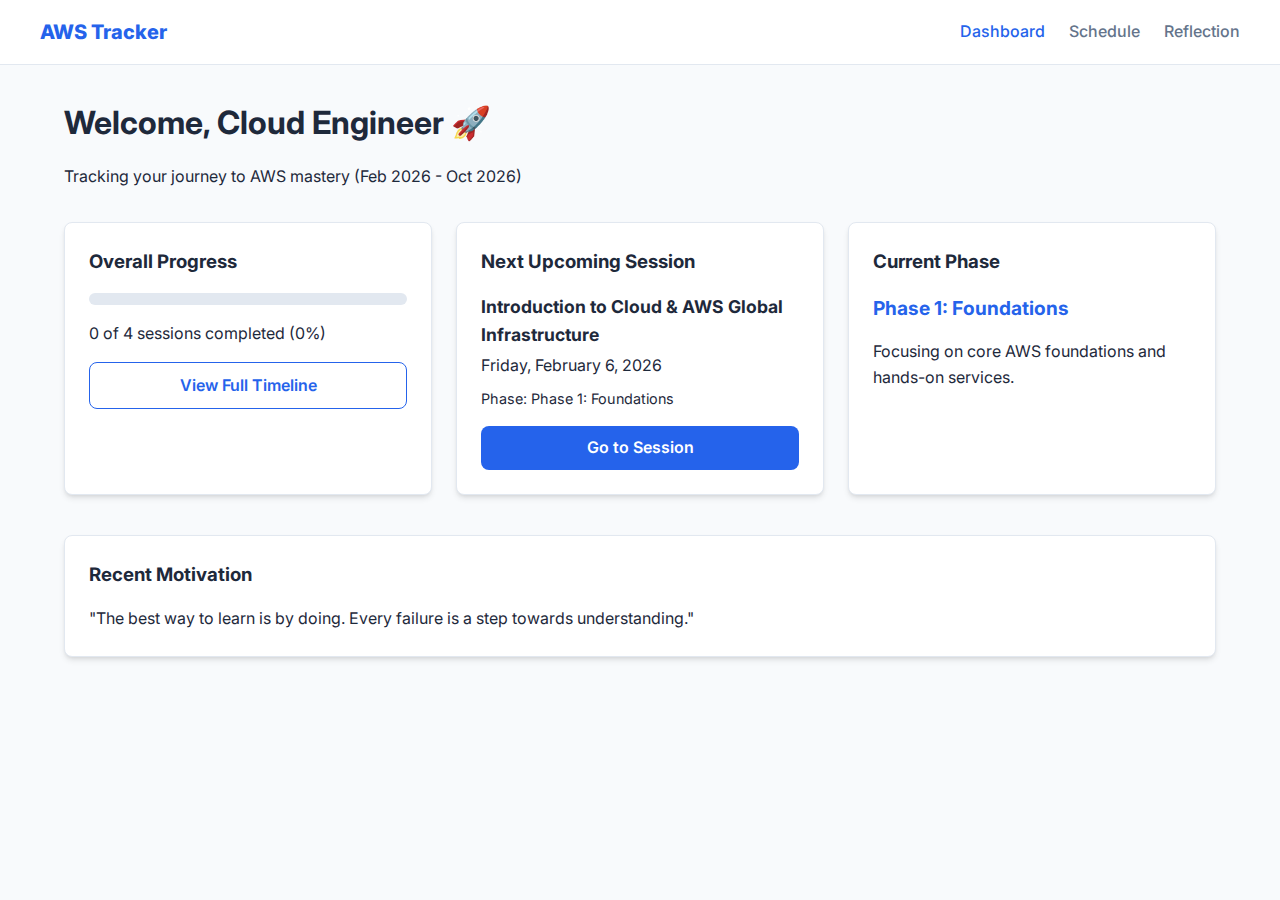
<file: index.html>
<!DOCTYPE html>
<html lang="en">
<head>
    <meta charset="UTF-8">
    <meta name="viewport" content="width=device-width, initial-scale=1.0">
    <title>Dashboard | AWS Learning Journey</title>
    <link rel="stylesheet" href="css/main.css">
    <link rel="shortcut icon" href="assets/images/south-africa.png" type="image/x-icon">
    <link rel="preconnect" href="https://fonts.googleapis.com">
    <link rel="preconnect" href="https://fonts.gstatic.com" crossorigin>
    <link href="https://fonts.googleapis.com/css2?family=Inter:wght@400;500;600;700;800&display=swap" rel="stylesheet">
</head>
<body>
    <header>
        <nav>
            <a href="index.html" class="logo">AWS Tracker</a>
            <ul>
                <li><a href="index.html" class="active">Dashboard</a></li>
                <li><a href="schedule.html">Schedule</a></li>
                <li><a href="reflection.html">Reflection</a></li>
            </ul>
        </nav>
    </header>

    <main>
        <div class="mb-2">
            <h1>Welcome, Cloud Engineer 🚀</h1>
            <p class="text-secondary">Tracking your journey to AWS mastery (Feb 2026 - Oct 2026)</p>
        </div>

        <div class="grid">
            <!-- Progress Overview -->
            <div class="card">
                <h3>Overall Progress</h3>
                <div class="progress-container">
                    <div id="overall-progress-bar" class="progress-bar" style="width: 0%"></div>
                </div>
                <p id="progress-stats" class="text-secondary">0 of 0 sessions completed (0%)</p>
                <div class="mt-1">
                    <a href="schedule.html" class="btn btn-outline" style="width: 100%">View Full Timeline</a>
                </div>
            </div>

            <!-- Next Session -->
            <div class="card" id="next-session-card">
                <h3>Next Upcoming Session</h3>
                <div id="next-session-content">
                    <p class="text-secondary">Loading your next session...</p>
                </div>
                <div class="mt-1">
                    <a id="go-to-session-btn" href="#" class="btn btn-primary" style="width: 100%; display: none;">Go to Session</a>
                </div>
            </div>

            <!-- Quick Stats -->
            <div class="card">
                <h3>Current Phase</h3>
                <div id="current-phase-content">
                    <p id="current-phase-name" style="font-weight: 700; font-size: 1.2rem; color: var(--primary);">Loading...</p>
                    <p class="text-secondary mt-1">Focusing on core AWS foundations and hands-on services.</p>
                </div>
            </div>
        </div>

        <div class="card mt-1">
            <h3>Recent Motivation</h3>
            <p>"The best way to learn is by doing. Every failure is a step towards understanding."</p>
        </div>
    </main>

    <script type="module" src="js/app.js"></script>
</body>
</html>
</file>
<file: css/main.css>
/* 
 * main.css
 * Global design system and layout.
 */

:root {
    --bg-color: #f8fafc;
    --card-bg: #ffffff;
    --text-primary: #1e293b;
    --text-secondary: #64748b;
    --primary: #2563eb; /* AWS-ish Blue */
    --primary-dark: #1d4ed8;
    --accent: #f59e0b; /* AWS-ish Orange */
    --success: #10b981;
    --danger: #ef4444;
    --border: #e2e8f0;
    --radius: 8px;
    --shadow: 0 4px 6px -1px rgb(0 0 0 / 0.1), 0 2px 4px -2px rgb(0 0 0 / 0.1);
    --font-main: 'Inter', -apple-system, BlinkMacSystemFont, "Segoe UI", Roboto, sans-serif;
}

@media (prefers-color-scheme: dark) {
    :root {
        --bg-color: #0f172a;
        --card-bg: #1e293b;
        --text-primary: #f1f5f9;
        --text-secondary: #94a3b8;
        --border: #334155;
    }
}

* {
    box-sizing: border-box;
    margin: 0;
    padding: 0;
}

body {
    font-family: var(--font-main);
    background-color: var(--bg-color);
    color: var(--text-primary);
    line-height: 1.6;
    -webkit-font-smoothing: antialiased;
}

/* Layout */
header {
    background-color: var(--card-bg);
    border-bottom: 1px solid var(--border);
    padding: 1rem 2rem;
    position: sticky;
    top: 0;
    z-index: 100;
}

nav {
    display: flex;
    justify-content: space-between;
    align-items: center;
    max-width: 1200px;
    margin: 0 auto;
}

nav .logo {
    font-weight: 800;
    font-size: 1.25rem;
    color: var(--primary);
    text-decoration: none;
}

nav ul {
    display: flex;
    list-style: none;
    gap: 1.5rem;
}

nav a {
    text-decoration: none;
    color: var(--text-secondary);
    font-weight: 500;
    transition: color 0.2s;
}

nav a:hover, nav a.active {
    color: var(--primary);
}

main {
    max-width: 1200px;
    margin: 2rem auto;
    padding: 0 1.5rem;
}

/* Typography */
h1, h2, h3 {
    margin-bottom: 1rem;
    font-weight: 700;
}

/* Components */
.card {
    background-color: var(--card-bg);
    border: 1px solid var(--border);
    border-radius: var(--radius);
    padding: 1.5rem;
    box-shadow: var(--shadow);
    margin-bottom: 1.5rem;
}

.btn {
    display: inline-flex;
    align-items: center;
    justify-content: center;
    padding: 0.6rem 1.2rem;
    border-radius: var(--radius);
    font-weight: 600;
    cursor: pointer;
    transition: all 0.2s;
    border: none;
    text-decoration: none;
}

.btn-primary {
    background-color: var(--primary);
    color: white;
}

.btn-primary:hover {
    background-color: var(--primary-dark);
}

.btn-outline {
    background-color: transparent;
    border: 1px solid var(--primary);
    color: var(--primary);
}

.btn-outline:hover {
    background-color: var(--primary);
    color: white;
}

/* Progress Bar */
.progress-container {
    background-color: var(--border);
    border-radius: 999px;
    height: 12px;
    overflow: hidden;
    margin: 1rem 0;
}

.progress-bar {
    background-color: var(--primary);
    height: 100%;
    transition: width 0.4s ease-out;
}

/* Grid */
.grid {
    display: grid;
    grid-template-columns: repeat(auto-fit, minmax(300px, 1fr));
    gap: 1.5rem;
}

/* Checklist */
.checklist-item {
    display: flex;
    align-items: center;
    gap: 0.75rem;
    padding: 0.5rem 0;
    border-bottom: 1px solid var(--border);
}

.checklist-item:last-child {
    border-bottom: none;
}

.checklist-item input[type="checkbox"] {
    width: 1.2rem;
    height: 1.2rem;
    cursor: pointer;
}

.checklist-item.completed span {
    text-decoration: line-through;
    color: var(--text-secondary);
}

/* Utilities */
.text-center { text-align: center; }
.mb-2 { margin-bottom: 2rem; }
.mt-1 { margin-top: 1rem; }

@media (max-width: 768px) {
    nav ul {
        display: none; /* Simplification for now, would use a drawer usually */
    }
}
</file>
